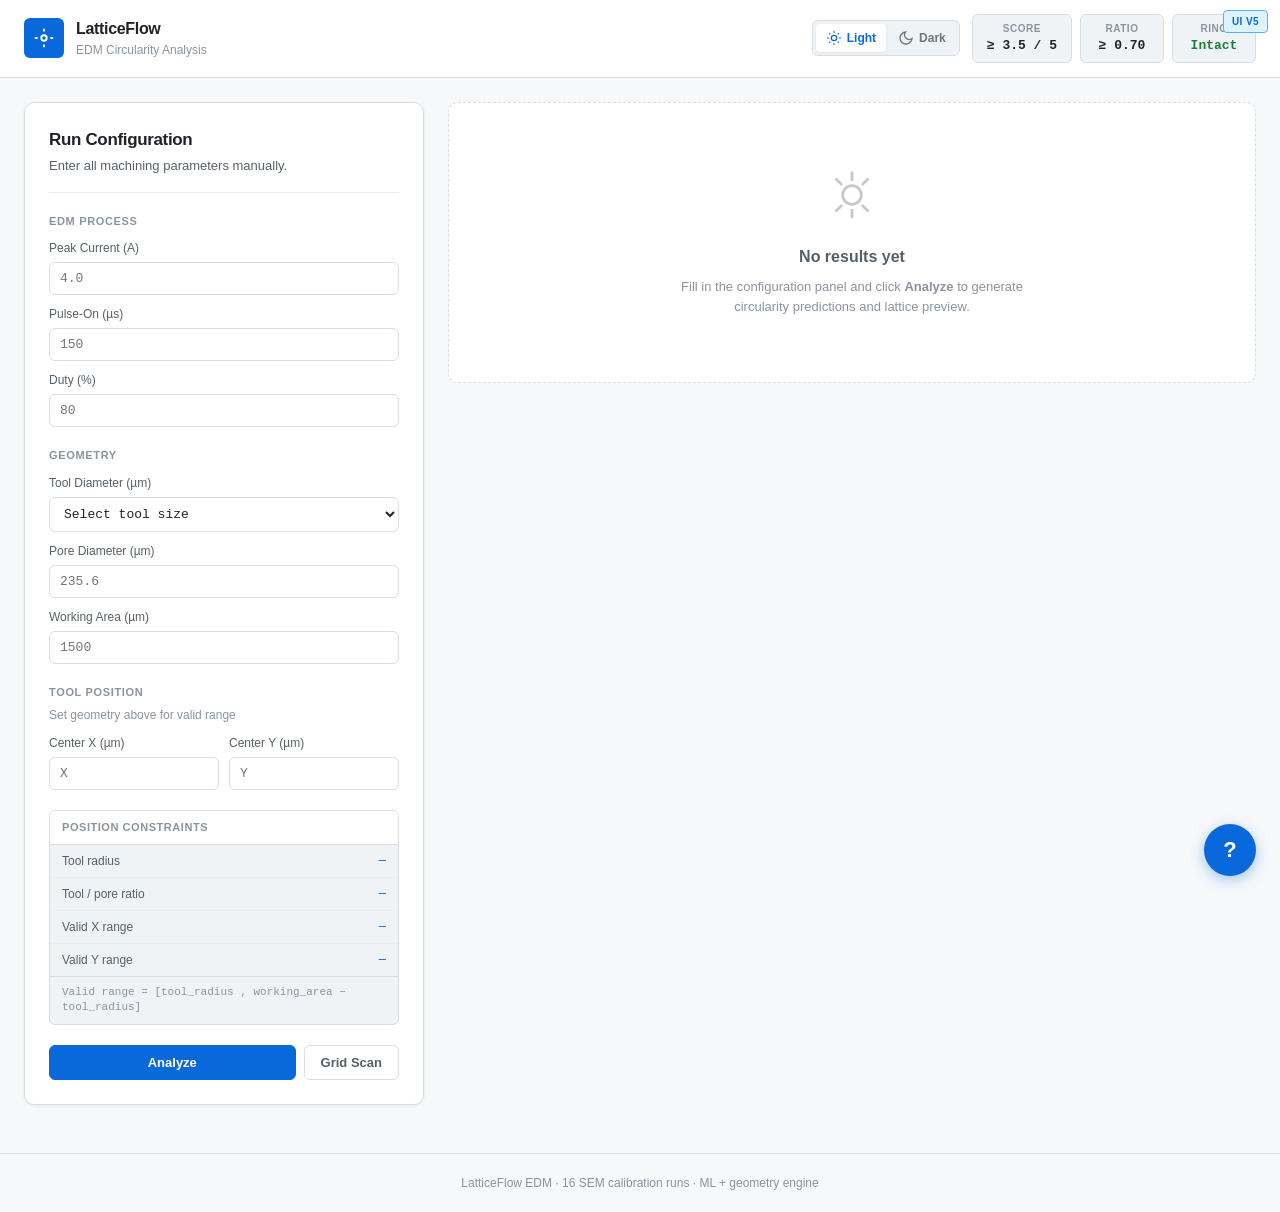
<file: templates/index.html>
<!DOCTYPE html>
<html lang="en">
<head>
  <meta charset="UTF-8" />
  <meta name="viewport" content="width=device-width, initial-scale=1.0" />
  <meta http-equiv="Cache-Control" content="no-cache, no-store, must-revalidate" />
  <meta http-equiv="Pragma" content="no-cache" />
  <title>LatticeFlow · EDM Analysis</title>
  <script src="/static/js/theme.js?v=7"></script>
  <link rel="stylesheet" href="/static/css/style.css?v=7" />
</head>
<body>
  <div class="build-tag">UI v5</div>

  <header class="site-header">
    <div class="header-inner">
      <div class="logo-block">
        <div class="logo-icon" aria-hidden="true">
          <svg width="22" height="22" viewBox="0 0 24 24" fill="none" stroke="currentColor" stroke-width="2">
            <circle cx="12" cy="12" r="3"/><path d="M12 2v3M12 19v3M2 12h3M19 12h3"/>
          </svg>
        </div>
        <div>
          <div class="logo-title">LatticeFlow</div>
          <div class="logo-sub">EDM Circularity Analysis</div>
        </div>
      </div>
      <div class="header-right">
        <div class="theme-toggle" role="group" aria-label="Color theme">
          <button type="button" class="theme-btn active" data-theme="light" aria-pressed="true" title="Light theme">
            <svg width="16" height="16" viewBox="0 0 24 24" fill="none" stroke="currentColor" stroke-width="2"><circle cx="12" cy="12" r="4"/><path d="M12 2v2M12 20v2M4.93 4.93l1.41 1.41M17.66 17.66l1.41 1.41M2 12h2M20 12h2M4.93 19.07l1.41-1.41M17.66 6.34l1.41-1.41"/></svg>
            <span>Light</span>
          </button>
          <button type="button" class="theme-btn" data-theme="dark" aria-pressed="false" title="Dark theme">
            <svg width="16" height="16" viewBox="0 0 24 24" fill="none" stroke="currentColor" stroke-width="2"><path d="M21 12.79A9 9 0 1 1 11.21 3 7 7 0 0 0 21 12.79z"/></svg>
            <span>Dark</span>
          </button>
        </div>
        <div class="header-criteria">
          <div class="criteria-pill"><span>Score</span><strong>≥ 3.5 / 5</strong></div>
          <div class="criteria-pill"><span>Ratio</span><strong>≥ 0.70</strong></div>
          <div class="criteria-pill criteria-ok"><span>Ring</span><strong>Intact</strong></div>
        </div>
      </div>
    </div>
  </header>

  <div class="page-body">
    <aside class="config-panel">
      <div class="panel-head">
        <h1>Run Configuration</h1>
        <p>Enter all machining parameters manually.</p>
      </div>

      <form id="analyze-form" autocomplete="off">
        <fieldset class="fieldset">
          <legend>EDM Process</legend>
          <div class="fields-row">
            <label class="fld">
              <span>Peak Current (A)</span>
              <input type="number" id="peak_current" step="any" placeholder="4.0" required />
            </label>
            <label class="fld">
              <span>Pulse-On (µs)</span>
              <input type="number" id="pulse_on" step="any" placeholder="150" required />
            </label>
            <label class="fld">
              <span>Duty (%)</span>
              <input type="number" id="duty" step="any" placeholder="80" required />
            </label>
          </div>
        </fieldset>

        <fieldset class="fieldset">
          <legend>Geometry</legend>
          <div class="fields-row">
            <label class="fld">
              <span>Tool Diameter (µm)</span>
              <select id="tool_diameter" required>
                <option value="" disabled selected>Select tool size</option>
                <option value="400">400</option>
                <option value="500">500</option>
                <option value="600">600</option>
                <option value="700">700</option>
                <option value="800">800</option>
                <option value="900">900</option>
                <option value="1000">1000</option>
                <option value="1100">1100</option>
                <option value="1200">1200</option>
                <option value="1300">1300</option>
                <option value="1400">1400</option>
                <option value="1500">1500</option>
              </select>
            </label>
            <label class="fld">
              <span>Pore Diameter (µm)</span>
              <input type="number" id="pore_diameter" step="any" min="1" placeholder="235.6" required />
            </label>
            <label class="fld">
              <span>Working Area (µm)</span>
              <input type="number" id="working_area" step="any" min="1" placeholder="1500" required />
            </label>
          </div>
        </fieldset>

        <fieldset class="fieldset">
          <legend>Tool Position</legend>
          <p class="field-hint" id="position-hint">Set geometry above for valid range</p>
          <div class="fields-row fields-row-2">
            <label class="fld">
              <span>Center X (µm)</span>
              <input type="number" id="tool_x" step="any" placeholder="X" required />
            </label>
            <label class="fld">
              <span>Center Y (µm)</span>
              <input type="number" id="tool_y" step="any" placeholder="Y" required />
            </label>
          </div>
        </fieldset>

        <div class="constraints-box" id="geo-strip">
          <div class="constraints-title">Position Constraints</div>
          <table class="constraints-table">
            <tbody>
              <tr><td>Tool radius</td><td id="live-radius">—</td></tr>
              <tr><td>Tool / pore ratio</td><td id="live-ratio">—</td></tr>
              <tr><td>Valid X range</td><td id="live-x">—</td></tr>
              <tr><td>Valid Y range</td><td id="live-y">—</td></tr>
            </tbody>
          </table>
          <p class="constraints-note" id="live-formula">Valid range = [tool_radius , working_area − tool_radius]</p>
        </div>

        <div class="form-btns">
          <button type="submit" class="btn btn-main" id="btn-run">
            <span class="btn-text">Analyze</span>
            <span class="spinner hidden"></span>
          </button>
          <button type="button" class="btn btn-alt" id="btn-grid">Grid Scan</button>
        </div>
        <div id="error" class="msg-error hidden"></div>
      </form>
    </aside>

    <main class="results-area">
      <div id="results-empty" class="placeholder">
        <svg width="56" height="56" viewBox="0 0 24 24" fill="none" stroke="currentColor" stroke-width="1.2">
          <path d="M12 2v4M12 18v4M4.93 4.93l2.83 2.83M16.24 16.24l2.83 2.83M4.93 19.07l2.83-2.83M16.24 7.76l2.83-2.83"/>
          <circle cx="12" cy="12" r="4"/>
        </svg>
        <h2>No results yet</h2>
        <p>Fill in the configuration panel and click <strong>Analyze</strong> to generate circularity predictions and lattice preview.</p>
      </div>

      <div id="results" class="hidden">
        <div class="verdict-bar" id="verdict-banner"></div>

        <div class="metrics-block">
          <div class="ratio-display">
            <svg viewBox="0 0 120 120" class="ratio-ring">
              <circle cx="60" cy="60" r="52" class="ring-bg"/>
              <circle cx="60" cy="60" r="52" class="ring-fg" id="gauge-ring"/>
            </svg>
            <div class="ratio-text">
              <span id="gauge-val">—</span>
              <small>Ratio</small>
            </div>
          </div>
          <div class="metric-cards" id="metrics"></div>
        </div>

        <div class="output-grid">
          <section class="output-card">
            <header><h3>Lattice Preview</h3></header>
            <div class="img-frame"><img id="lattice-img" alt="Lattice preview" /></div>
          </section>
          <section class="output-card output-analysis" id="verdict-box"></section>
        </div>

        <div id="optimal-hint" class="optimal-hint hidden"></div>

        <button type="button" class="btn btn-report" id="btn-report">Open Engineering Report</button>
      </div>

      <div id="grid-results" class="hidden grid-block">
        <section class="output-card">
          <header><h3>Grid Scan</h3></header>
          <div class="metric-cards metric-cards-row" id="grid-metrics"></div>
          <div class="output-grid output-grid-tight">
            <div class="output-card inner">
              <header><h3>Heatmap</h3></header>
              <div class="img-frame"><img id="heatmap-img" alt="Heatmap" /></div>
            </div>
            <div class="output-card inner">
              <header><h3>Best Position</h3></header>
              <div class="img-frame"><img id="best-img" alt="Best position" /></div>
            </div>
          </div>
        </section>
      </div>
    </main>
  </div>

  <footer class="site-footer">
    LatticeFlow EDM · 16 SEM calibration runs · ML + geometry engine
  </footer>

  <!-- Engineering chatbot -->
  <button type="button" class="chat-fab" id="chat-fab" title="Ask engineering assistant">?</button>
  <div id="chat-panel" class="chat-panel hidden">
    <div class="chat-head">
      <div>
        <strong>Engineering Assistant</strong>
        <span>ML + LLM guidance</span>
      </div>
      <div class="chat-head-actions">
        <button type="button" id="chat-settings-btn" title="API key settings">&#9881;</button>
        <button type="button" id="chat-close">&#10005;</button>
      </div>
    </div>
    <div id="chat-settings" class="chat-settings hidden">
      <label>API key <small>(Anthropic sk-ant-… or OpenAI sk-…)</small></label>
      <input type="password" id="chat-api-key" placeholder="sk-ant-... or sk-..." autocomplete="off" />
      <p class="chat-settings-note">Or put <code>ANTHROPIC_API_KEY</code> in a <code>.env</code> file next to web_server.py</p>
    </div>
    <div id="chat-messages" class="chat-messages">
      <div class="chat-msg bot">Hi — I can explain pores, nodes, struts, why your run failed, and the best (x,y) for your settings. Run <strong>Analyze</strong> first so I have your data.</div>
    </div>
    <form id="chat-form" class="chat-form">
      <input type="text" id="chat-input" placeholder="e.g. Why did I fail? Best X,Y?" autocomplete="off" />
      <button type="submit">Send</button>
    </form>
  </div>

  <script src="/static/js/app.js?v=7"></script>
  <script src="/static/js/chat.js?v=8"></script>
</body>
</html>
</file>
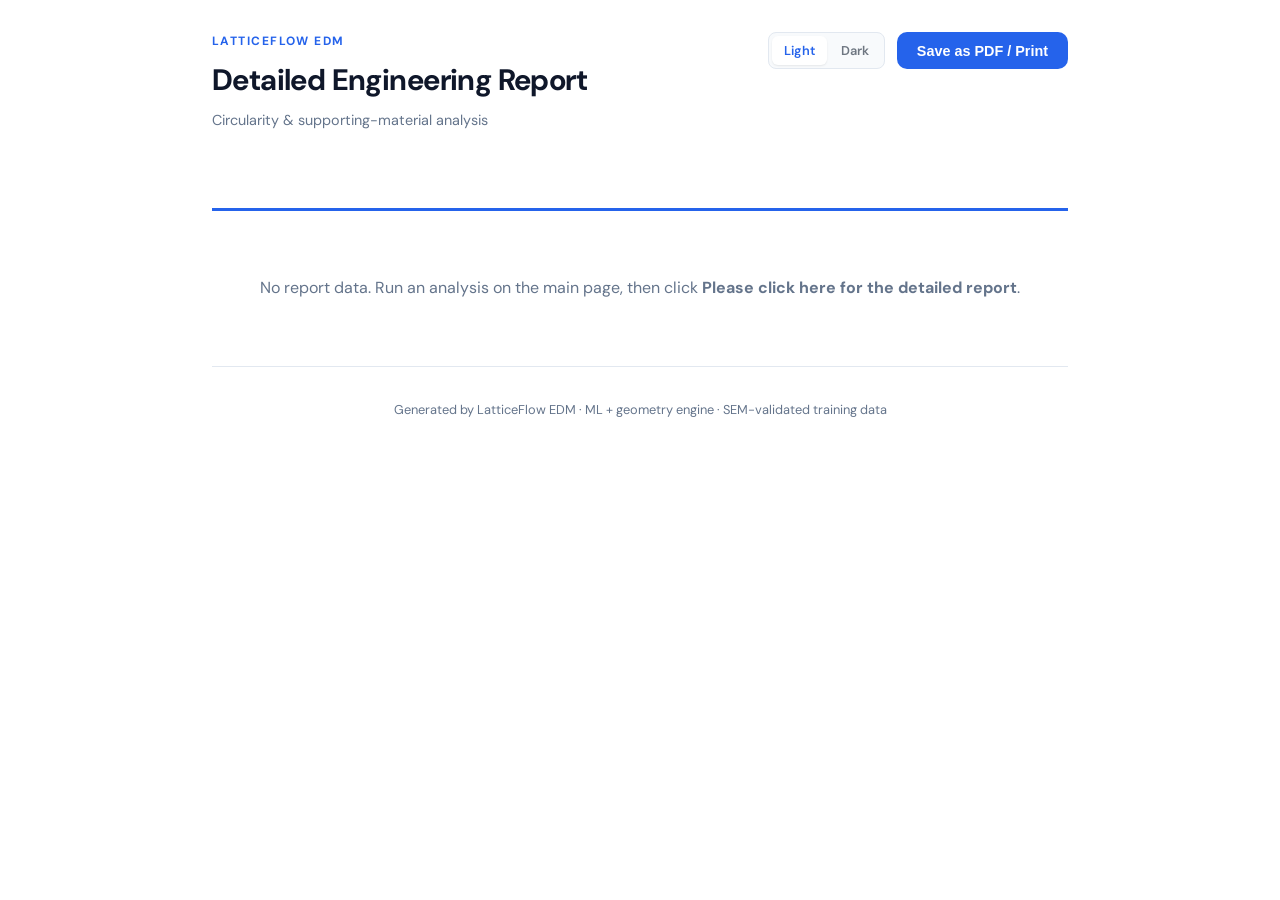
<file: templates/report.html>
<!DOCTYPE html>
<html lang="en">
<head>
  <meta charset="UTF-8" />
  <meta name="viewport" content="width=device-width, initial-scale=1.0" />
  <title>Detailed Engineering Report — LatticeFlow EDM</title>
  <script src="/static/js/theme.js?v=7"></script>
  <link href="https://fonts.googleapis.com/css2?family=DM+Sans:wght@400;500;600;700&family=IBM+Plex+Mono:wght@400;500&display=swap" rel="stylesheet" />
  <link rel="stylesheet" href="/static/css/report.css?v=7" />
</head>
<body>
  <header class="report-header">
    <div class="header-top">
      <div>
        <p class="brand">LatticeFlow EDM</p>
        <h1>Detailed Engineering Report</h1>
        <p id="report-meta">Circularity & supporting-material analysis</p>
      </div>
      <div class="header-actions">
        <div class="theme-toggle" role="group" aria-label="Color theme">
          <button type="button" class="theme-btn active" data-theme="light" aria-pressed="true" title="Light theme">Light</button>
          <button type="button" class="theme-btn" data-theme="dark" aria-pressed="false" title="Dark theme">Dark</button>
        </div>
        <button onclick="window.print()" class="btn-print">Save as PDF / Print</button>
      </div>
    </div>
    <div id="header-verdict" class="header-verdict"></div>
  </header>
  <main id="report-body" class="report-body">
    <p class="loading">Loading report…</p>
  </main>
  <footer class="report-footer">
    <p>Generated by LatticeFlow EDM · ML + geometry engine · SEM-validated training data</p>
  </footer>
  <script src="/static/js/report.js"></script>
</body>
</html>
</file>
<file: static/css/style.css>
/* LatticeFlow v5 — Light + dark themes */
:root,
[data-theme="light"] {
  --bg: #f6f8fa;
  --surface: #ffffff;
  --surface-2: #f0f3f6;
  --border: #d8dee4;
  --border-light: #eaeef2;
  --text: #1f2328;
  --text-2: #57606a;
  --text-3: #8b949e;
  --accent: #0969da;
  --accent-hover: #0550ae;
  --accent-bg: #ddf4ff;
  --accent-border: #54aeff;
  --on-accent: #ffffff;
  --success: #1a7f37;
  --success-bg: #dafbe1;
  --success-border: #aceebb;
  --danger: #cf222e;
  --danger-bg: #ffebe9;
  --danger-border: #ff8182;
  --warn: #9a6700;
  --img-frame-bg: #e8e4dc;
  --settings-bg: #fffbeb;
  --shadow: 0 1px 3px rgba(31,35,40,0.08);
  --shadow-lg: 0 8px 30px rgba(0,0,0,0.12);
  --focus-ring: rgba(9,105,218,0.15);
  --radius: 6px;
  --radius-lg: 10px;
  --font: -apple-system, BlinkMacSystemFont, "Segoe UI", "Noto Sans", Helvetica, Arial, sans-serif;
  --mono: ui-monospace, "Cascadia Mono", "Segoe UI Mono", Consolas, monospace;
}

[data-theme="dark"] {
  --bg: #0d1117;
  --surface: #161b22;
  --surface-2: #21262d;
  --border: #30363d;
  --border-light: #21262d;
  --text: #e6edf3;
  --text-2: #8b949e;
  --text-3: #6e7681;
  --accent: #58a6ff;
  --accent-hover: #79b8ff;
  --accent-bg: rgba(56,139,253,0.12);
  --accent-border: #388bfd;
  --on-accent: #ffffff;
  --success: #3fb950;
  --success-bg: rgba(46,160,67,0.12);
  --success-border: rgba(46,160,67,0.35);
  --danger: #f85149;
  --danger-bg: rgba(248,81,73,0.12);
  --danger-border: rgba(248,81,73,0.35);
  --warn: #d29922;
  --img-frame-bg: #2d2a26;
  --settings-bg: rgba(187,128,9,0.1);
  --shadow: 0 1px 3px rgba(0,0,0,0.35);
  --shadow-lg: 0 8px 30px rgba(0,0,0,0.45);
  --focus-ring: rgba(88,166,255,0.2);
}

*, *::before, *::after { box-sizing: border-box; margin: 0; padding: 0; }
body {
  font-family: var(--font);
  font-size: 14px;
  line-height: 1.5;
  color: var(--text);
  background: var(--bg);
  min-height: 100vh;
  -webkit-font-smoothing: antialiased;
}
.hidden { display: none !important; }

.build-tag {
  position: fixed;
  top: 10px;
  right: 12px;
  z-index: 999;
  font-size: 10px;
  font-weight: 600;
  letter-spacing: 0.04em;
  text-transform: uppercase;
  color: var(--accent);
  background: var(--accent-bg);
  border: 1px solid var(--accent-border);
  border-radius: 4px;
  padding: 3px 8px;
}

/* Header */
.site-header {
  background: var(--surface);
  border-bottom: 1px solid var(--border);
  position: sticky;
  top: 0;
  z-index: 50;
}
.header-inner {
  max-width: 1400px;
  margin: 0 auto;
  padding: 14px 24px;
  display: flex;
  align-items: center;
  justify-content: space-between;
  gap: 20px;
  flex-wrap: wrap;
}
.logo-block { display: flex; align-items: center; gap: 12px; }
.logo-icon {
  width: 40px;
  height: 40px;
  border-radius: var(--radius);
  background: var(--accent);
  color: var(--on-accent);
  display: flex;
  align-items: center;
  justify-content: center;
}
.logo-title { font-size: 16px; font-weight: 600; letter-spacing: -0.02em; }
.logo-sub { font-size: 12px; color: var(--text-3); }

.header-criteria { display: flex; gap: 8px; flex-wrap: wrap; }
.criteria-pill {
  background: var(--surface-2);
  border: 1px solid var(--border);
  border-radius: var(--radius);
  padding: 6px 14px;
  text-align: center;
  min-width: 84px;
}
.criteria-pill span {
  display: block;
  font-size: 10px;
  font-weight: 600;
  text-transform: uppercase;
  letter-spacing: 0.05em;
  color: var(--text-3);
}
.criteria-pill strong {
  display: block;
  font-size: 13px;
  font-family: var(--mono);
  font-weight: 600;
  color: var(--text);
}
.criteria-ok strong { color: var(--success); }

.header-right {
  display: flex;
  align-items: center;
  gap: 12px;
  flex-wrap: wrap;
}

.theme-toggle {
  display: inline-flex;
  background: var(--surface-2);
  border: 1px solid var(--border);
  border-radius: var(--radius);
  padding: 3px;
  gap: 2px;
}
.theme-btn {
  display: inline-flex;
  align-items: center;
  gap: 5px;
  padding: 6px 10px;
  border: none;
  border-radius: 4px;
  background: transparent;
  color: var(--text-3);
  font-size: 12px;
  font-weight: 600;
  font-family: var(--font);
  cursor: pointer;
  transition: background 0.15s, color 0.15s;
}
.theme-btn svg { flex-shrink: 0; }
.theme-btn:hover { color: var(--text-2); background: var(--surface); }
.theme-btn.active {
  background: var(--surface);
  color: var(--accent);
  box-shadow: var(--shadow);
}
[data-theme="dark"] .theme-btn.active {
  background: var(--border);
  color: var(--accent);
}

/* Layout */
.page-body {
  max-width: 1400px;
  margin: 0 auto;
  padding: 24px;
  display: grid;
  grid-template-columns: 400px 1fr;
  gap: 24px;
  align-items: start;
}

/* Config panel */
.config-panel {
  background: var(--surface);
  border: 1px solid var(--border);
  border-radius: var(--radius-lg);
  box-shadow: var(--shadow);
  padding: 24px;
  position: sticky;
  top: 80px;
}
.panel-head { margin-bottom: 20px; padding-bottom: 16px; border-bottom: 1px solid var(--border-light); }
.panel-head h1 { font-size: 17px; font-weight: 600; letter-spacing: -0.02em; margin-bottom: 4px; }
.panel-head p { font-size: 13px; color: var(--text-2); }

.fieldset {
  border: none;
  margin-bottom: 20px;
  padding: 0;
}
.fieldset legend {
  font-size: 11px;
  font-weight: 600;
  text-transform: uppercase;
  letter-spacing: 0.06em;
  color: var(--text-3);
  margin-bottom: 10px;
  padding: 0;
}
.fields-row { display: grid; grid-template-columns: 1fr; gap: 10px; }
.fields-row-2 { grid-template-columns: 1fr 1fr; }

.fld { display: flex; flex-direction: column; gap: 5px; }
.fld span { font-size: 12px; font-weight: 500; color: var(--text-2); }
.fld input,
.fld select {
  width: 100%;
  padding: 8px 10px;
  font-size: 13px;
  font-family: var(--mono);
  color: var(--text);
  background: var(--surface);
  border: 1px solid var(--border);
  border-radius: var(--radius);
  outline: none;
  transition: border-color 0.12s, box-shadow 0.12s;
}
.fld input:focus,
.fld select:focus {
  border-color: var(--accent);
  box-shadow: 0 0 0 3px var(--focus-ring);
}
.fld select { cursor: pointer; }

.field-hint {
  font-size: 12px;
  color: var(--text-3);
  margin: -4px 0 10px;
}

.constraints-box {
  background: var(--surface-2);
  border: 1px solid var(--border);
  border-radius: var(--radius);
  margin-bottom: 20px;
  overflow: hidden;
}
.constraints-title {
  font-size: 11px;
  font-weight: 600;
  text-transform: uppercase;
  letter-spacing: 0.05em;
  color: var(--text-3);
  padding: 8px 12px;
  border-bottom: 1px solid var(--border);
  background: var(--surface);
}
.constraints-table { width: 100%; border-collapse: collapse; font-size: 12px; }
.constraints-table td {
  padding: 7px 12px;
  border-bottom: 1px solid var(--border-light);
}
.constraints-table td:first-child { color: var(--text-2); width: 50%; }
.constraints-table td:last-child {
  font-family: var(--mono);
  font-weight: 500;
  color: var(--accent);
  text-align: right;
}
.constraints-table tr:last-child td { border-bottom: none; }
.constraints-note {
  font-size: 11px;
  color: var(--text-3);
  font-family: var(--mono);
  padding: 8px 12px;
  border-top: 1px solid var(--border);
  line-height: 1.45;
}

.form-btns { display: flex; gap: 8px; }
.btn {
  display: inline-flex;
  align-items: center;
  justify-content: center;
  gap: 6px;
  padding: 9px 16px;
  font-size: 13px;
  font-weight: 600;
  font-family: var(--font);
  border-radius: var(--radius);
  cursor: pointer;
  border: 1px solid transparent;
  transition: background 0.12s, border-color 0.12s;
}
.btn:disabled { opacity: 0.55; cursor: not-allowed; }
.btn-main {
  flex: 1;
  background: var(--accent);
  color: var(--on-accent);
  border-color: var(--accent);
}
.btn-main:hover:not(:disabled) { background: var(--accent-hover); }
.btn-alt {
  background: var(--surface);
  color: var(--text-2);
  border-color: var(--border);
}
.btn-alt:hover:not(:disabled) { background: var(--surface-2); border-color: var(--text-3); }

.spinner {
  width: 14px;
  height: 14px;
  border: 2px solid rgba(255,255,255,0.3);
  border-top-color: var(--on-accent);
  border-radius: 50%;
  animation: spin 0.6s linear infinite;
}
@keyframes spin { to { transform: rotate(360deg); } }

.msg-error {
  margin-top: 10px;
  padding: 10px 12px;
  border-radius: var(--radius);
  background: var(--danger-bg);
  border: 1px solid var(--danger-border);
  color: var(--danger);
  font-size: 12px;
  font-weight: 500;
}

/* Results area */
.results-area { min-height: 480px; }

.placeholder {
  background: var(--surface);
  border: 1px dashed var(--border);
  border-radius: var(--radius-lg);
  padding: 64px 32px;
  text-align: center;
  color: var(--text-3);
}
.placeholder svg { margin-bottom: 16px; opacity: 0.5; }
.placeholder h2 { font-size: 16px; font-weight: 600; color: var(--text-2); margin-bottom: 8px; }
.placeholder p { font-size: 13px; max-width: 360px; margin: 0 auto; line-height: 1.6; }

#results { animation: fadeIn 0.25s ease; }
@keyframes fadeIn { from { opacity: 0; } to { opacity: 1; } }

.verdict-bar {
  padding: 12px 16px;
  border-radius: var(--radius-lg);
  font-size: 13px;
  font-weight: 600;
  text-align: center;
  margin-bottom: 16px;
  border: 1px solid transparent;
}
.verdict-bar.pass, .verdict-card.pass {
  background: var(--success-bg);
  border-color: var(--success-border);
  color: var(--success);
}
.verdict-bar.fail, .verdict-card.fail {
  background: var(--danger-bg);
  border-color: var(--danger-border);
  color: var(--danger);
}

.metrics-block {
  display: flex;
  gap: 16px;
  margin-bottom: 16px;
  flex-wrap: wrap;
  align-items: stretch;
}
.ratio-display {
  position: relative;
  width: 110px;
  height: 110px;
  flex-shrink: 0;
  background: var(--surface);
  border: 1px solid var(--border);
  border-radius: var(--radius-lg);
  padding: 6px;
  box-shadow: var(--shadow);
}
.ratio-ring { transform: rotate(-90deg); width: 100%; height: 100%; }
.ring-bg { fill: none; stroke: var(--border-light); stroke-width: 8; }
.ring-fg {
  fill: none;
  stroke-width: 8;
  stroke-linecap: round;
  stroke-dasharray: 327;
  stroke-dashoffset: 327;
  transition: stroke-dashoffset 0.5s ease, stroke 0.3s;
}
.ratio-text {
  position: absolute;
  inset: 6px;
  display: flex;
  flex-direction: column;
  align-items: center;
  justify-content: center;
}
.ratio-text span { font-size: 20px; font-weight: 700; font-family: var(--mono); line-height: 1; }
.ratio-text small { font-size: 9px; color: var(--text-3); text-transform: uppercase; font-weight: 600; margin-top: 3px; }

.metric-cards {
  display: grid;
  grid-template-columns: repeat(auto-fit, minmax(100px, 1fr));
  gap: 8px;
  flex: 1;
  min-width: 200px;
}
.metric-cards-row { margin-bottom: 16px; }

.stat {
  background: var(--surface);
  border: 1px solid var(--border);
  border-radius: var(--radius-lg);
  padding: 14px 10px;
  text-align: center;
  box-shadow: var(--shadow);
}
.stat .val { font-size: 17px; font-weight: 700; font-family: var(--mono); line-height: 1.2; }
.stat .lbl { font-size: 10px; color: var(--text-3); text-transform: uppercase; letter-spacing: 0.04em; font-weight: 600; margin-top: 4px; }
.stat.pass .val { color: var(--success); }
.stat.fail .val { color: var(--danger); }

.output-grid {
  display: grid;
  grid-template-columns: 1.1fr 1fr;
  gap: 16px;
  margin-bottom: 16px;
}
.output-grid-tight { padding: 0 16px 16px; }

.output-card {
  background: var(--surface);
  border: 1px solid var(--border);
  border-radius: var(--radius-lg);
  box-shadow: var(--shadow);
  overflow: hidden;
}
.output-card.inner { box-shadow: none; }
.output-card header {
  padding: 12px 16px;
  border-bottom: 1px solid var(--border-light);
  background: var(--surface-2);
}
.output-card header h3 { font-size: 12px; font-weight: 600; color: var(--text); }
.img-frame { background: var(--img-frame-bg); }
.img-frame img { width: 100%; display: block; }

.output-analysis {
  padding: 16px;
  font-size: 13px;
  line-height: 1.6;
  color: var(--text-2);
}
.output-analysis h4 {
  font-size: 11px;
  font-weight: 600;
  text-transform: uppercase;
  letter-spacing: 0.04em;
  color: var(--text-3);
  margin: 14px 0 6px;
}
.output-analysis h4:first-of-type { margin-top: 0; }
.output-analysis .criteria-box {
  background: var(--accent-bg);
  border: 1px solid var(--accent-border);
  border-left: 3px solid var(--accent);
  padding: 10px 12px;
  border-radius: 0 var(--radius) var(--radius) 0;
  font-size: 12px;
  margin-bottom: 4px;
}
.output-analysis ul { padding-left: 18px; margin: 4px 0; }
.output-analysis li.pass { color: var(--success); }
.output-analysis li.fail { color: var(--danger); }
.output-analysis .note { font-size: 11px; color: var(--text-3); margin-top: 10px; font-style: italic; }

.btn-report {
  width: 100%;
  background: var(--surface);
  color: var(--accent);
  border: 1px solid var(--border);
  padding: 11px;
  border-radius: var(--radius-lg);
  box-shadow: var(--shadow);
}
.btn-report:hover { background: var(--accent-bg); border-color: var(--accent-border); }

.grid-block { margin-top: 16px; animation: fadeIn 0.25s ease; }

/* Optimal position hint */
.optimal-hint {
  background: var(--accent-bg);
  border: 1px solid var(--accent-border);
  border-radius: var(--radius-lg);
  padding: 14px 16px;
  margin-bottom: 12px;
  font-size: 13px;
  line-height: 1.55;
}
.optimal-hint h4 {
  font-size: 12px;
  font-weight: 600;
  text-transform: uppercase;
  letter-spacing: 0.04em;
  margin-bottom: 8px;
  color: var(--accent);
}
.optimal-coords {
  display: flex;
  flex-wrap: wrap;
  gap: 12px;
  margin: 10px 0;
  font-family: var(--mono);
  font-size: 12px;
}
.optimal-coords .pass { color: var(--success); font-weight: 600; }
.btn-apply-pos {
  margin-top: 8px;
  background: var(--accent);
  color: var(--on-accent);
  border: none;
  padding: 8px 14px;
  border-radius: var(--radius);
  font-size: 12px;
  font-weight: 600;
  cursor: pointer;
}
.btn-apply-pos:hover { background: var(--accent-hover); }
.viz-note { font-size: 11px; color: var(--text-3); margin: 8px 0; line-height: 1.5; }

/* Chatbot */
.chat-fab {
  position: fixed;
  bottom: 24px;
  right: 24px;
  width: 52px;
  height: 52px;
  border-radius: 50%;
  background: var(--accent);
  color: var(--on-accent);
  border: none;
  font-size: 22px;
  font-weight: 700;
  cursor: pointer;
  box-shadow: 0 4px 14px rgba(9,105,218,0.35);
  z-index: 200;
}
.chat-fab:hover { background: var(--accent-hover); }

.chat-panel {
  position: fixed;
  bottom: 88px;
  right: 24px;
  width: 360px;
  max-height: 480px;
  background: var(--surface);
  border: 1px solid var(--border);
  border-radius: var(--radius-lg);
  box-shadow: var(--shadow-lg);
  display: flex;
  flex-direction: column;
  z-index: 201;
  overflow: hidden;
}
.chat-head {
  display: flex;
  justify-content: space-between;
  align-items: center;
  padding: 12px 14px;
  border-bottom: 1px solid var(--border);
  background: var(--surface-2);
}
.chat-head strong { display: block; font-size: 13px; }
.chat-head span { font-size: 11px; color: var(--text-3); }
.chat-head-actions button {
  background: none;
  border: none;
  cursor: pointer;
  font-size: 16px;
  color: var(--text-3);
  padding: 4px 6px;
}
.chat-settings {
  padding: 10px 14px;
  border-bottom: 1px solid var(--border);
  background: var(--settings-bg);
}
.chat-settings label { font-size: 11px; font-weight: 600; display: block; margin-bottom: 4px; }
.chat-settings input {
  width: 100%;
  padding: 7px 9px;
  border: 1px solid var(--border);
  border-radius: var(--radius);
  font-size: 12px;
  background: var(--surface);
  color: var(--text);
}
.chat-settings-note { font-size: 10px; color: var(--text-3); margin-top: 6px; }
.chat-messages {
  flex: 1;
  overflow-y: auto;
  padding: 12px;
  display: flex;
  flex-direction: column;
  gap: 8px;
  min-height: 200px;
  max-height: 300px;
}
.chat-msg {
  padding: 9px 12px;
  border-radius: var(--radius);
  font-size: 12px;
  line-height: 1.5;
  max-width: 92%;
}
.chat-msg.bot, .chat-msg.thinking {
  background: var(--surface-2);
  color: var(--text);
  align-self: flex-start;
}
.chat-msg.user {
  background: var(--accent);
  color: var(--on-accent);
  align-self: flex-end;
}
.chat-form {
  display: flex;
  gap: 6px;
  padding: 10px 12px;
  border-top: 1px solid var(--border);
}
.chat-form input {
  flex: 1;
  padding: 8px 10px;
  border: 1px solid var(--border);
  border-radius: var(--radius);
  font-size: 12px;
  background: var(--surface);
  color: var(--text);
}
.chat-form button {
  padding: 8px 14px;
  background: var(--accent);
  color: var(--on-accent);
  border: none;
  border-radius: var(--radius);
  font-size: 12px;
  font-weight: 600;
  cursor: pointer;
}
.chat-form button:disabled { opacity: 0.5; }

.site-footer {
  text-align: center;
  padding: 20px;
  font-size: 12px;
  color: var(--text-3);
  border-top: 1px solid var(--border);
  margin-top: 24px;
}

@media (max-width: 960px) {
  .page-body { grid-template-columns: 1fr; }
  .config-panel { position: static; }
  .output-grid { grid-template-columns: 1fr; }
}

@media (max-width: 480px) {
  .fields-row-2 { grid-template-columns: 1fr; }
  .page-body { padding: 16px; }
  .theme-btn span { display: none; }
}
</file>
<file: static/css/report.css>
:root,
[data-theme="light"] {
  --ink: #0f172a;
  --muted: #475569;
  --light: #64748b;
  --border: #e2e8f0;
  --bg: #f8fafc;
  --surface: #ffffff;
  --blue: #2563eb;
  --ok: #059669;
  --bad: #dc2626;
  --warn: #d97706;
  --ok-bg: #ecfdf5;
  --ok-border: #6ee7b7;
  --bad-bg: #fef2f2;
  --bad-border: #fca5a5;
  --th-bg: #f1f5f9;
}

[data-theme="dark"] {
  --ink: #e6edf3;
  --muted: #8b949e;
  --light: #6e7681;
  --border: #30363d;
  --bg: #161b22;
  --surface: #21262d;
  --blue: #58a6ff;
  --ok: #3fb950;
  --bad: #f85149;
  --warn: #d29922;
  --ok-bg: rgba(46,160,67,0.12);
  --ok-border: rgba(46,160,67,0.35);
  --bad-bg: rgba(248,81,73,0.12);
  --bad-border: rgba(248,81,73,0.35);
  --th-bg: #21262d;
}

* { box-sizing: border-box; margin: 0; padding: 0; }
body {
  font-family: "DM Sans", system-ui, sans-serif;
  background: var(--surface);
  color: var(--ink);
  line-height: 1.65;
  max-width: 920px;
  margin: 0 auto;
  padding: 0 2rem 3rem;
}

.report-header {
  padding: 2rem 0 1.5rem;
  border-bottom: 3px solid var(--blue);
  margin-bottom: 2rem;
}
.header-top { display: flex; justify-content: space-between; align-items: flex-start; gap: 1rem; flex-wrap: wrap; }
.header-actions { display: flex; align-items: center; gap: 0.75rem; flex-wrap: wrap; }
.brand { font-size: 0.75rem; font-weight: 700; text-transform: uppercase; letter-spacing: 0.12em; color: var(--blue); }
.report-header h1 { font-size: 1.85rem; font-weight: 700; letter-spacing: -0.02em; margin: 0.25rem 0; color: var(--ink); }
#report-meta { color: var(--light); font-size: 0.9rem; }

.theme-toggle {
  display: inline-flex;
  background: var(--bg);
  border: 1px solid var(--border);
  border-radius: 8px;
  padding: 3px;
  gap: 2px;
}
.theme-btn {
  padding: 6px 12px;
  border: none;
  border-radius: 6px;
  background: transparent;
  color: var(--light);
  font-size: 0.8rem;
  font-weight: 600;
  cursor: pointer;
  font-family: inherit;
}
.theme-btn:hover { color: var(--ink); }
.theme-btn.active { background: var(--surface); color: var(--blue); box-shadow: 0 1px 2px rgba(0,0,0,0.08); }

.btn-print {
  padding: 0.65rem 1.25rem; background: var(--blue); color: white;
  border: none; border-radius: 10px; font-weight: 600; cursor: pointer; font-size: 0.9rem;
}
.btn-print:hover { opacity: 0.9; }

.header-verdict {
  margin-top: 1.25rem; padding: 1rem 1.25rem; border-radius: 12px;
  font-weight: 700; font-size: 1.05rem; text-align: center;
}
.header-verdict.pass { background: var(--ok-bg); border: 1px solid var(--ok-border); color: var(--ok); }
.header-verdict.fail { background: var(--bad-bg); border: 1px solid var(--bad-border); color: var(--bad); }

.section {
  margin-bottom: 2.25rem; page-break-inside: avoid;
  background: var(--bg); border: 1px solid var(--border); border-radius: 14px;
  padding: 1.5rem 1.75rem;
}
.section h2 {
  font-size: 1.05rem; color: var(--blue); font-weight: 700;
  margin-bottom: 1rem; padding-bottom: 0.5rem; border-bottom: 2px solid var(--border);
}
.section h3 { font-size: 0.92rem; color: var(--muted); font-weight: 600; margin: 1.25rem 0 0.5rem; }

.summary-grid {
  display: grid; grid-template-columns: repeat(2, 1fr); gap: 0.85rem;
}
@media (max-width: 600px) { .summary-grid { grid-template-columns: 1fr; } }
.summary-item {
  background: var(--surface); border: 1px solid var(--border); border-radius: 10px; padding: 1rem;
}
.summary-item strong { display: block; font-size: 0.7rem; color: var(--light); text-transform: uppercase; letter-spacing: 0.06em; margin-bottom: 0.35rem; }
.summary-item span { font-size: 1.35rem; font-weight: 700; font-family: "IBM Plex Mono", monospace; }
.pass { color: var(--ok); }
.fail { color: var(--bad); }

.report-img { max-width: 100%; border-radius: 12px; margin-top: 1rem; border: 1px solid var(--border); }

table { width: 100%; border-collapse: collapse; font-size: 0.88rem; margin: 0.75rem 0; background: var(--surface); border-radius: 8px; overflow: hidden; }
td, th { border: 1px solid var(--border); padding: 0.6rem 0.85rem; text-align: left; color: var(--ink); }
th { background: var(--th-bg); font-weight: 600; color: var(--muted); }

.formula-block {
  background: var(--surface); border: 1px solid var(--border); border-left: 4px solid var(--blue);
  padding: 1rem 1.15rem; border-radius: 0 10px 10px 0; margin: 0.75rem 0;
  font-family: "IBM Plex Mono", monospace; font-size: 0.82rem; line-height: 1.8;
  color: var(--ink);
}

ul.reasons { padding-left: 1.25rem; margin: 0.5rem 0; }
ul.reasons li { margin: 0.4rem 0; }
ul.reasons.pass li { color: var(--ok); }
ul.reasons.fail li { color: var(--bad); }

.decision-list { list-style: none; counter-reset: step; }
.decision-list li {
  counter-increment: step; padding: 0.65rem 0 0.65rem 2.5rem; position: relative;
  border-bottom: 1px solid var(--border); font-size: 0.9rem; color: var(--ink);
}
.decision-list li::before {
  content: counter(step); position: absolute; left: 0; top: 0.55rem;
  width: 1.75rem; height: 1.75rem; background: var(--blue); color: white;
  border-radius: 50%; font-size: 0.75rem; font-weight: 700;
  display: flex; align-items: center; justify-content: center;
}

.theory { background: var(--surface); padding: 1rem 1.15rem; border-radius: 10px; border: 1px solid var(--border); }
.theory ul { padding-left: 1.25rem; font-size: 0.9rem; color: var(--muted); }
.theory li { margin: 0.35rem 0; }

.report-footer { text-align: center; padding: 2rem 0; color: var(--light); font-size: 0.8rem; border-top: 1px solid var(--border); margin-top: 2rem; }
.loading { color: var(--light); padding: 2rem; text-align: center; }

@media print {
  :root, [data-theme="dark"] {
    --ink: #0f172a;
    --muted: #475569;
    --light: #64748b;
    --border: #e2e8f0;
    --bg: #f8fafc;
    --surface: #ffffff;
    --blue: #2563eb;
    --ok: #059669;
    --bad: #dc2626;
    --ok-bg: #ecfdf5;
    --ok-border: #6ee7b7;
    --bad-bg: #fef2f2;
    --bad-border: #fca5a5;
    --th-bg: #f1f5f9;
  }
  body { padding: 0; max-width: none; background: white; color: #0f172a; }
  .btn-print, .theme-toggle { display: none; }
  .section { break-inside: avoid; box-shadow: none; }
}
</file>
